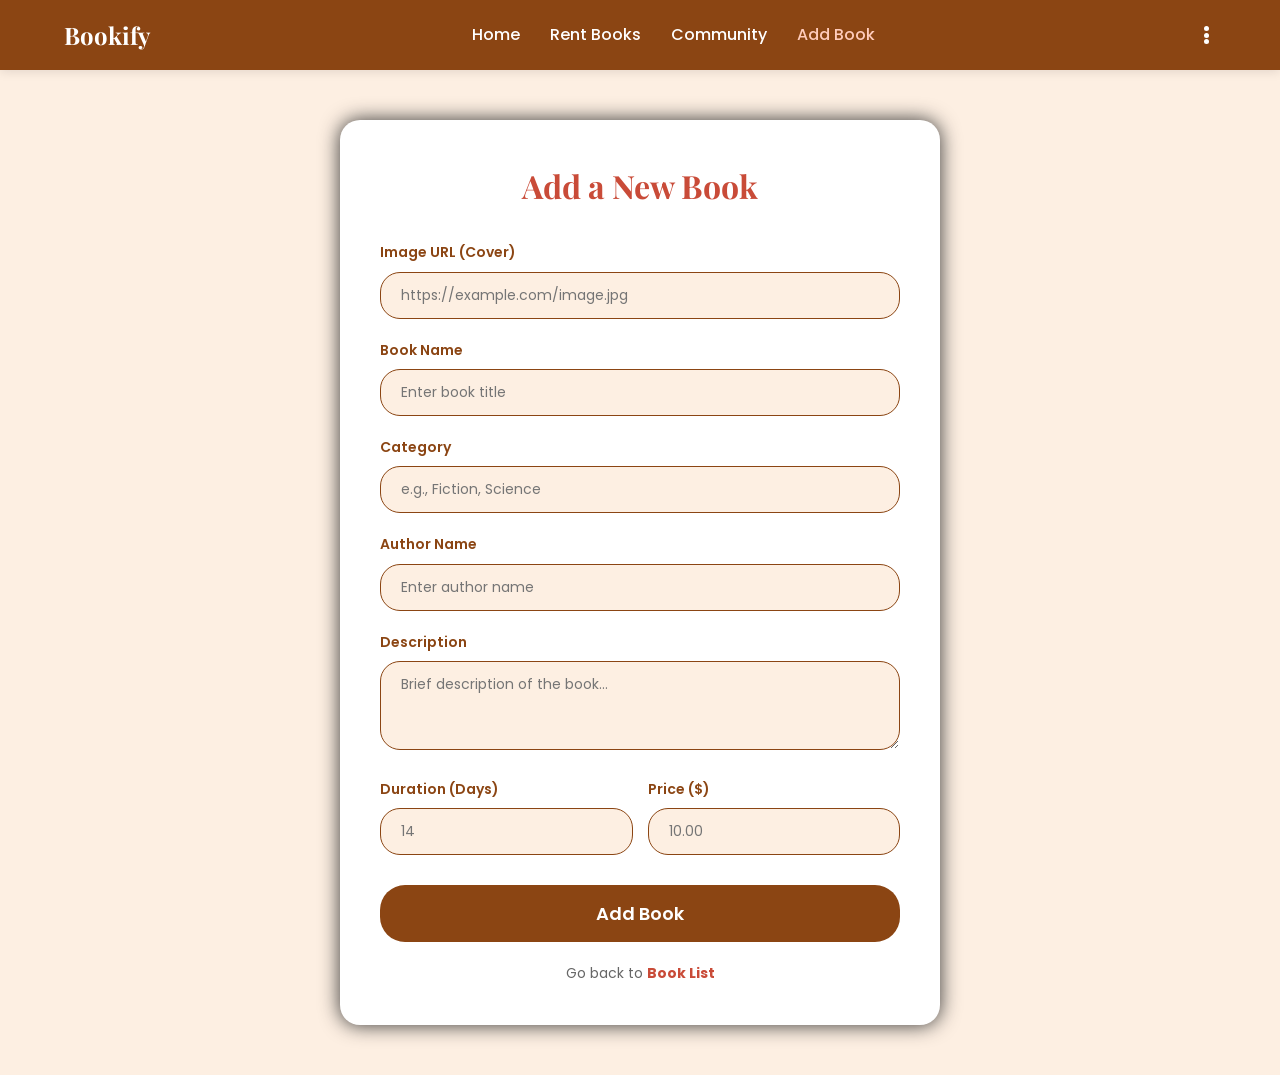
<file: add.html>
<!DOCTYPE html>
<html lang="en">
<head>
    <meta charset="UTF-8">
    <meta name="viewport" content="width=device-width, initial-scale=1.0">
    <title>Add a Book - Bookify</title>
    
    <!-- استدعاء خطوط جوجل -->
    <link rel="preconnect" href="https://fonts.googleapis.com">
    <link rel="preconnect" href="https://fonts.gstatic.com" crossorigin>
    <link href="https://fonts.googleapis.com/css2?family=Playfair+Display:wght@700&family=Poppins:wght@300;400;600&display=swap" rel="stylesheet">

    <style>
        /* --- الألوان الأصلية --- */
        :root {
            --primary: #8B4513;       /* بني */
            --accent: #c94b38;        /* أحمر محروق */
            --bg-color: #fdefe2;      /* كريمي */
            --text: #333;
            --white: #ffffff;
        }

        /* --- إعدادات عامة --- */
        * {
            margin: 0;
            padding: 0;
            box-sizing: border-box;
        }

        html {
            scroll-behavior: smooth;
        }

        body {
            font-family: 'Poppins', sans-serif;
            background-color: var(--bg-color);
            color: var(--text);
            line-height: 1.6;
            overflow-x: hidden;
            min-height: 100vh;
            display: flex;
            flex-direction: column;
        }

        h1, h2, h3 {
            font-family: 'Playfair Display', serif;
        }

        a {
            text-decoration: none;
            color: inherit;
        }

        ul {
            list-style: none;
        }

        /* --- تنسيق الأزرار (نفس الديزاين الجديد) --- */
        .btn {
            display: inline-block;
            padding: 15px 30px;
            border-radius: 25px;
            font-size: 18px;
            font-weight: 600;
            cursor: pointer;
            transition: all 0.3s ease;
            border: none;
            font-family: 'Poppins', sans-serif;
        }

        .btn-primary {
            background-color: var(--primary);
            color: var(--white);
        }

        .btn-primary:hover {
            background-color: #6d360e;
            transform: translateY(-3px);
        }

        /* --- تصميم الناف بار (مطابق للديزاين المرسل) --- */
        .navbar {
            display: flex;
            justify-content: space-between;
            align-items: center;
            padding: 15px 5%;
            background-color: var(--primary);
            color: var(--white);
            position: sticky;
            top: 0;
            z-index: 1000;
            box-shadow: 0 2px 10px rgba(0,0,0,0.1);
            height: 70px;
        }

        .logo {
            font-size: 24px;
            font-weight: bold;
            font-family: 'Playfair Display', serif;
            z-index: 1001;
            cursor: pointer;
        }

        .nav-links {
            display: flex;
            gap: 30px;
            align-items: center;
        }

        .nav-links li a {
            color: var(--white);
            font-size: 16px;
            transition: color 0.3s;
            font-weight: 500;
            position: relative;
        }

        .nav-links li a:hover {
            color: #ffccbc;
        }

        /* تأثير الخط تحت الرابط */
        .nav-links li a::after {
            content: '';
            position: absolute;
            width: 0;
            height: 2px;
            bottom: -5px;
            left: 0;
            background-color: var(--accent);
            transition: width 0.3s;
        }
        .nav-links li a:hover::after {
            width: 100%;
        }

        /* حاوية الأيقونات في الجهة اليمنى */
        .nav-actions {
            display: flex;
            align-items: center;
            gap: 20px;
            z-index: 1002;
        }

        /* --- زر النقاط الثلاث (Settings) --- */
        .settings-icon {
            display: flex;
            flex-direction: column;
            justify-content: space-between;
            height: 18px;
            width: 20px;
            cursor: pointer;
            transition: opacity 0.3s;
        }

        .settings-icon:hover {
            opacity: 0.8;
        }

        .settings-icon .dot {
            width: 5px;
            height: 5px;
            background-color: var(--white);
            border-radius: 50%;
            display: block;
            margin: 0 auto;
        }

        /* --- زر الهامبرغر (للموبايل) --- */
        .hamburger {
            display: none;
            cursor: pointer;
            z-index: 1002;
        }

        .bar {
            display: block;
            width: 25px;
            height: 3px;
            margin: 5px auto;
            background-color: var(--white);
            transition: all 0.3s ease-in-out;
            border-radius: 2px;
        }

        /* --- تنسيق محتوى الصفحة (الفرم) --- */
        .main-wrapper {
            flex: 1;
            display: flex;
            justify-content: center;
            align-items: center;
            padding: 50px 20px;
        }

        .form-card {
            background-color: var(--white);
            width: 100%;
            max-width: 600px;
            padding: 40px;
            border-radius: 20px;
            box-shadow: #333 0px 0px 20px;
            text-align: center;
        }

        .form-card h2 {
            font-size: 32px;
            color: var(--accent);
            margin-bottom: 30px;
            position: relative;
        }

        .form-group {
            margin-bottom: 20px;
            text-align: left;
        }

        .form-group label {
            display: block;
            margin-bottom: 8px;
            color: var(--primary);
            font-weight: 600;
            font-size: 14px;
        }

        /* تنسيق الحقول ليكون متناسقاً مع الديزاين */
        .form-group input, 
        .form-group textarea {
            width: 100%;
            padding: 12px 20px;
            border: 1px solid var(--primary);
            border-radius: 20px;
            font-family: 'Poppins', sans-serif;
            font-size: 14px;
            background-color: var(--bg-color);
            outline: none;
            transition: all 0.3s;
        }

        .form-group input:focus,
        .form-group textarea:focus {
            border: 2px solid var(--accent);
            background-color: var(--white);
        }

        .submit-btn {
            width: 100%;
            margin-top: 10px;
        }

        .form-footer {
            margin-top: 20px;
            font-size: 14px;
            color: #666;
        }

        .form-footer a {
            color: var(--accent);
            font-weight: bold;
        }

        /* --- Responsive (مطابق للكود المرسل) --- */
        @media (max-width: 768px) {
            .hamburger { display: block; }
            
            .nav-links {
                position: fixed; left: -100%; top: 0;
                flex-direction: column; background-color: var(--primary);
                width: 100%; height: 100vh; text-align: center;
                transition: 0.4s; padding-top: 100px; gap: 25px;
            }
            .nav-links.active { left: 0; }
            
            .nav-actions {
                display: flex; 
            }
            
            /* تأثير تحويل الهمبرغر إلى X */
            .hamburger.active .bar:nth-child(2) { opacity: 0; }
            .hamburger.active .bar:nth-child(1) { transform: translateY(8px) rotate(45deg); }
            .hamburger.active .bar:nth-child(3) { transform: translateY(-8px) rotate(-45deg); }
            
            .form-card {
                padding: 30px 20px;
            }
        }
    </style>
</head>
<body>

    <!-- Navbar (مطابق للديزاين) -->
    <nav class="navbar">
        <div class="logo">Bookify</div>
        
        <ul class="nav-links" id="navLinks">
            <li><a href="index.html">Home</a></li>
            <li><a href="renting.html">Rent Books</a></li>
            <li><a href="community.html">Community</a></li>
            <li><a href="#" style="color: #ffccbc;">Add Book</a></li>
        </ul>

        <div class="nav-actions">
            <!-- زر النقاط الثلاث (Settings) -->
            <a href="settings.html" class="settings-icon" title="Settings">
                <span class="dot"></span>
                <span class="dot"></span>
                <span class="dot"></span>
            </a>

            <!-- زر الهامبرغر للموبايل -->
            <div class="hamburger" id="hamburger">
                <span class="bar"></span>
                <span class="bar"></span>
                <span class="bar"></span>
            </div>
        </div>
    </nav>

    <!-- Main Content -->
    <div class="main-wrapper">
        <div class="form-card">
            <h2>Add a New Book</h2>
            
            <form action="#" method="POST">
                
                <div class="form-group">
                    <label for="bookcover">Image URL (Cover)</label>
                    <input type="url" id="bookcover" name="bookcover" placeholder="https://example.com/image.jpg" required>
                </div>

                <div class="form-group">
                    <label for="bookname">Book Name</label>
                    <input type="text" id="bookname" name="bookname" placeholder="Enter book title" required>
                </div>

                <div class="form-group">
                    <label for="bookcategory">Category</label>
                    <input type="text" id="bookcategory" name="bookcategory" placeholder="e.g., Fiction, Science" required>
                </div>

                <div class="form-group">
                    <label for="bookauthor">Author Name</label>
                    <input type="text" id="bookauthor" name="bookauthor" placeholder="Enter author name" required>
                </div>

                <div class="form-group">
                    <label for="bookdescription">Description</label>
                    <textarea id="bookdescription" name="bookdescription" rows="3" placeholder="Brief description of the book..." required></textarea>
                </div>

                <div class="form-group" style="display: flex; gap: 15px;">
                    <div style="flex: 1;">
                        <label for="bookduration">Duration (Days)</label>
                        <input type="number" id="bookduration" name="bookduration" placeholder="14" required>
                    </div>
                    <div style="flex: 1;">
                        <label for="bookprice">Price ($)</label>
                        <input type="number" id="bookprice" name="bookprice" placeholder="10.00" step="0.01" required>
                    </div>
                </div>

                <button type="submit" class="btn btn-primary submit-btn">Add Book</button>
                
                <div class="form-footer">
                    <p>Go back to <a href="renting.html">Book List</a></p>
                </div>
            </form>
        </div>
    </div>

    <!-- JavaScript لتشغيل القائمة -->
    <script>
        const hamburger = document.getElementById("hamburger");
        const navLinks = document.getElementById("navLinks");

        hamburger.addEventListener("click", () => {
            hamburger.classList.toggle("active");
            navLinks.classList.toggle("active");
        });

        // إغلاق القائمة عند الضغط على أي رابط
        document.querySelectorAll(".nav-links a").forEach(link => {
            link.addEventListener("click", () => {
                hamburger.classList.remove("active");
                navLinks.classList.remove("active");
            });
        });
    </script>

</body>
</html>
</file>
